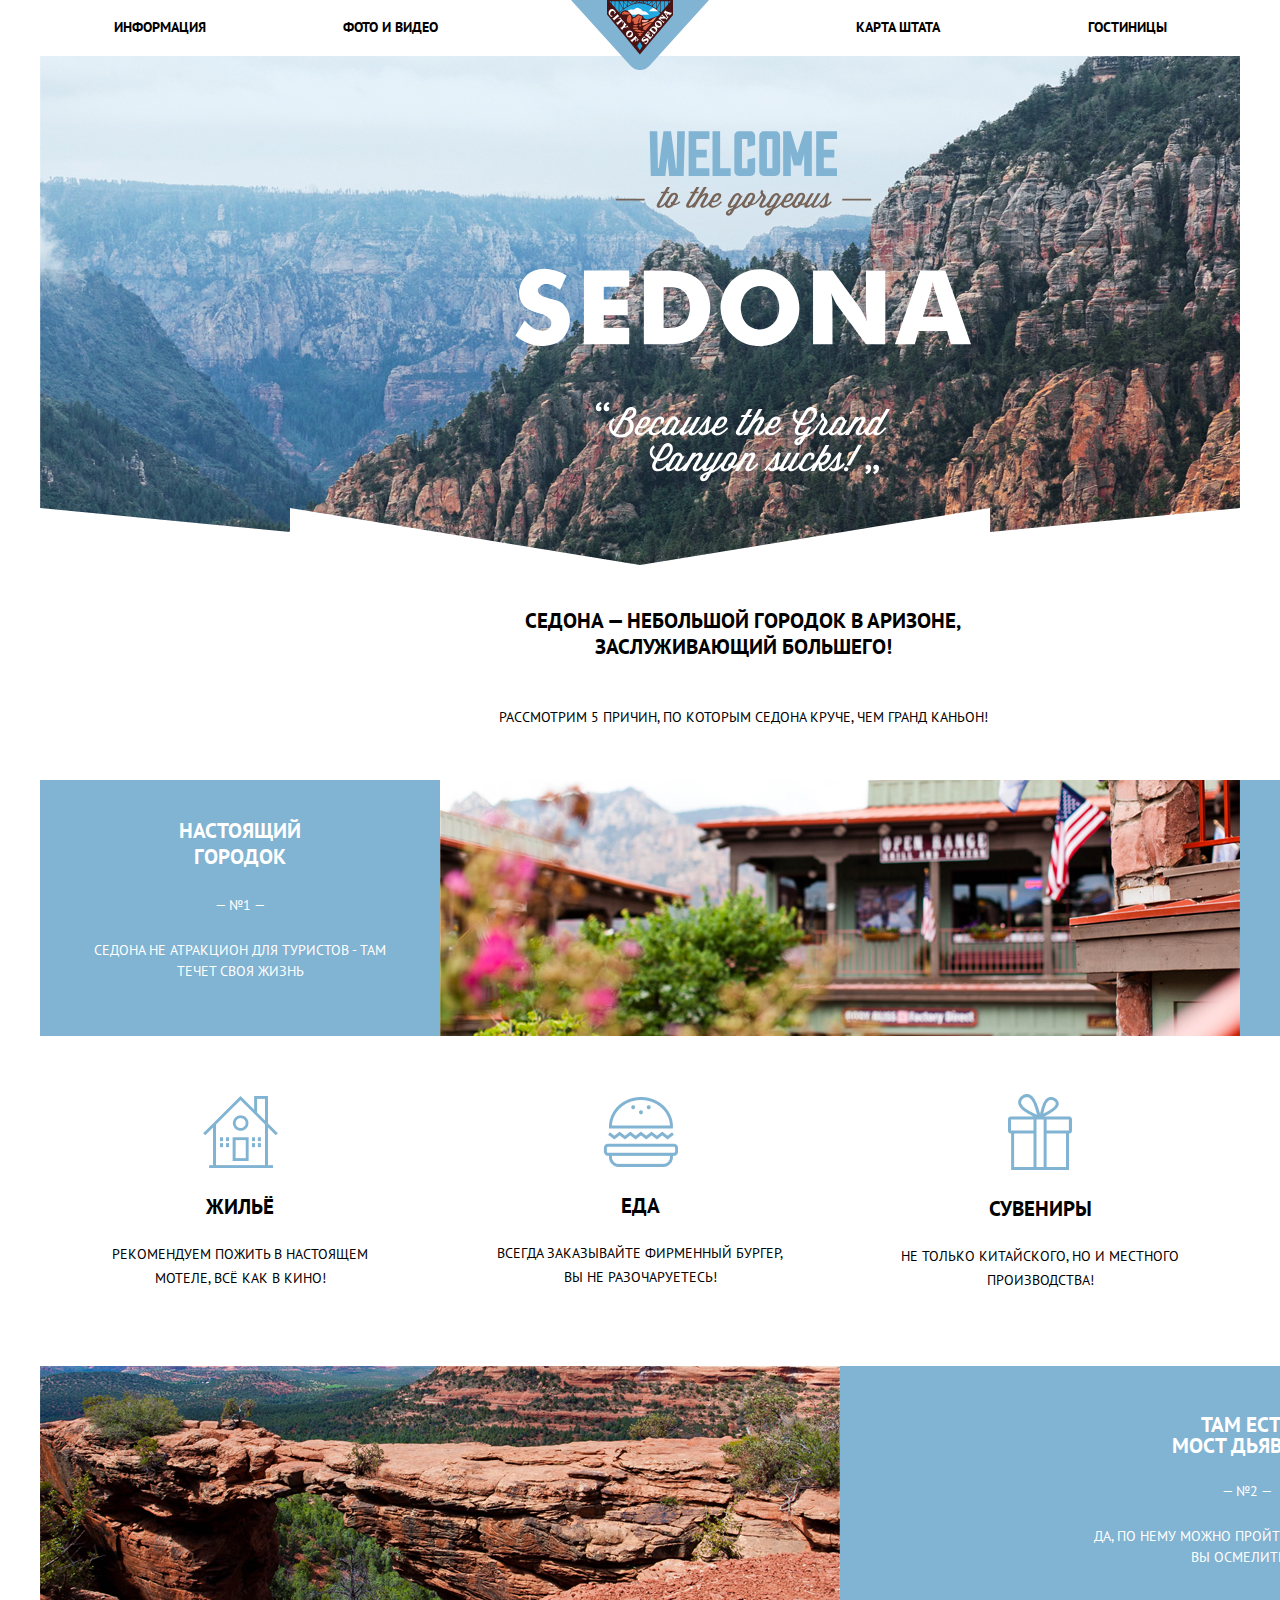
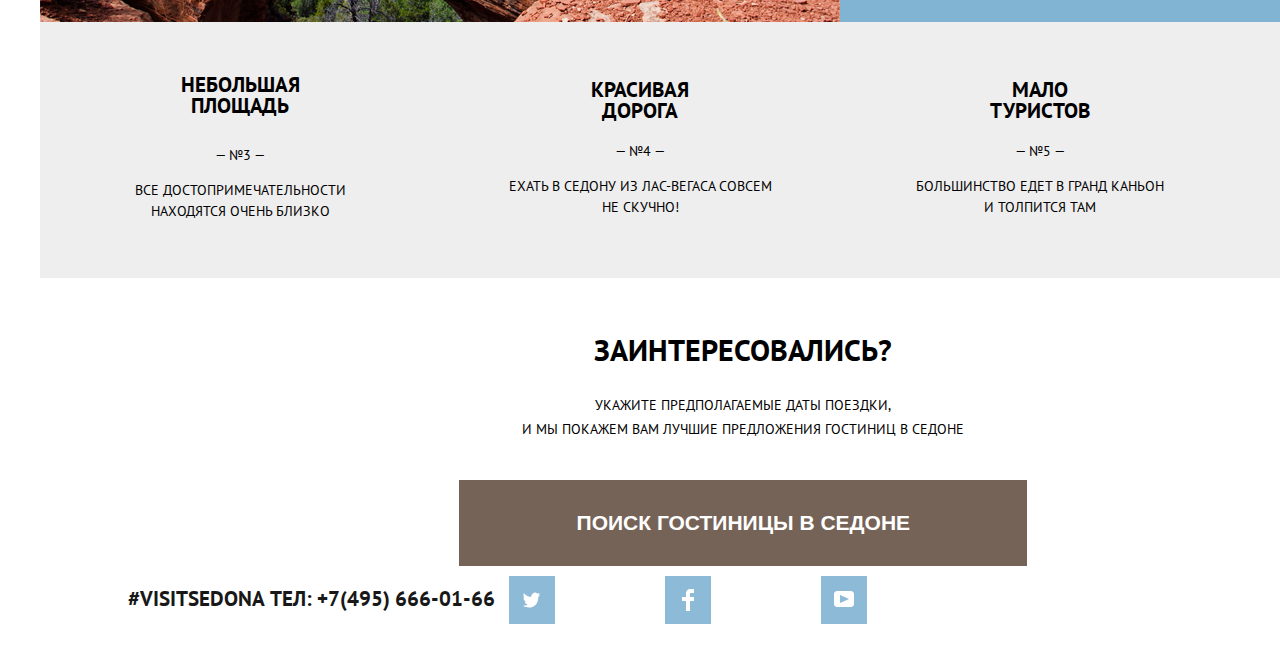
<file: index.html>
<!DOCTYPE html>
<html lang="ru">
    <head>
      <meta charset="utf-8">
      <link href="https://fonts.googleapis.com/css2?family=PT+Sans:wght@400;700&display=swap" rel="stylesheet"> 
      <link rel="stylesheet" href="css/me.css">
      <title>Седона</title>
    </head>
    <body>
  <header class="header">
    <nav>
      <img src="img/logo.svg" class="logo">
      <ul class="site-navigation">
        <li><a href="index.html">Информация</a></li>
        <li><a href="#" class="foto-video">Фото и Видео</a></li>
        <li><a href="#" class="map-state">Карта штата</a></li>
        <li><a href="hotels.html" class="hotel-header">Гостиницы</a></li>
      </ul>
    </nav>
  </header>
  <main>
      <h1 class="visually-hidden">СЕДОНА</h1>
    <section class="welcome">
      <img src="img/sedona-mountains.jpg" width="1200" height="509" class="sedona-m">
      <img src="img/welcome.svg" width='456.65px' height='350.88px' class="svg-welcome">
      <img src="img/Shape.png" width="1200" height="57" class="white-line">
      <h2 class="description">СЕДОНА — небольшой городок в Аризоне,<br> 
        заслуживающий большего!</h2>
    </section>
    <section class="advantages">
        <p class="sedona-best">Рассмотрим 5 причин, по которым Седона круче, чем гранд каньон!</p>
      <div class="reason">
        <h3 class="headers3">Настоящий<br> городок</h3> 
        <p class="reason-number">— №1 —</p> 
        <p class="reason-slogan">седона не атракцион для туристов - там<br>
        течет своя жизнь</p>
        <img src="img/photo-shop.jpg" width="800" height="256" alt="Фото лавки в городе и цветов" class="shop">
      </div>
      <ul class="eat-home-gift">
        <li>
          <img src="img/house.png" alt="дом" class="icon">
          <h3 class="headers2">ЖИЛЬЁ</h3>
          <p class="advantages-info2">Рекомендуем пожить в настоящем<br> 
            <span>мотеле, всё как в кино!</span></p>
        </li>
        <li>
          <img src="img/burger.png" alt="бургер" class="icon">
          <h3 class="headers2">ЕДА</h3>
          <p class="advantages-info2">Всегда заказывайте фирменный бургер,<br> 
            <span>вы не разочаруетесь!</span></p>
        </li>
        <li>
          <img src="img/gift.png" alt="подарок" class="icon">
          <h3 class="headers2">СУВЕНИРЫ</h3>
          <p class="advantages-info2">Не только китайского, но и местного<br>
            <span>производства!</span></p>
        </li>
      </ul>
    </section>
      <section class="advantages-grey">
        <div class="reason reason-most">
          <h3 class="headers3">Там есть <br>Мост дьявола</h3> 
          <p class="reason-number">— №2 —</p>
          <p class="reason-slogan">Да, по нему можно пройти! Если конечно<br>
            вы осмелитесь
          </p>
          <img src="img/devil-bridge.jpg" alt="Фото каньона">
        </div>
      <ul class="advantages-all">
        <li class="advantages-2">
          <h3 class="headers"> Небольшая<br> площадь</h3>
          <p class="reason-number2"><p>— №3 —</p>
          <p>все достопримечательности<br>
              находятся очень близко</p>
          </p>
        </li>
        <li class="advantages-2">
          <h3 class="headers"> Красивая <br>дорога</h3>
          <p class="reason-number2">— №4 —</p>
            <p>Ехать в седону из лас-вегаса совсем<br>
            не скучно!</p>
        </li>
        <li class="advantages-2">
          <h3 class="headers">мало<br>туристов</h3>
          <p class="reason-number2">— №5 —</p>
            <p>Большинство едет в гранд каньон<br>
              и толпится там</p>
          </p>
        </li>
      </ul>
    </section> 
    <section > 
      <h2 class="visually-hidden">Поиск гостинниц в Седоне</h2>
      <p class="interested">
        Заинтересовались?
      </p>
      <p class="traveldate">
        Укажите предполагаемые даты поездки, <br>и мы покажем вам лучшие предложения гостиниц в седоне
      </p>
      <button type="button" class="search-sedona">ПОИСК ГОСТИНИЦЫ В СЕДОНЕ</button>
    </section>
    <section class="sedona-search"> 
      <h2 class="visually-hidden">Карта Седоны</h2>
      <!-- <img src="" alt="карта"> -->
      <!-- Тут будет форма карты Седоны-->
    </section>
  </main>
    <footer class="footer"> 
      <section class="contact">
        <p class="heshteg">#visitSEDONA</p>
        <p class="number">ТЕЛ: +7(495) 666-01-66</p>
      </section>
        <ul  class="all-social">
          <li class="t"><img src="img/twitter.svg" width="17" height="17" alt="твиттер" class="social-t"></li>
          <li class="f"><img src="img/fb.svg" width="12" height="22" alt="фейсбук"  class="social-f"></li>
          <li class="y"><img src="img/y.svg" width="20" height="16" alt="ютуб"  class="social-y"></li>
        </ul> 
    </footer>
  </body>
</html>
</file>
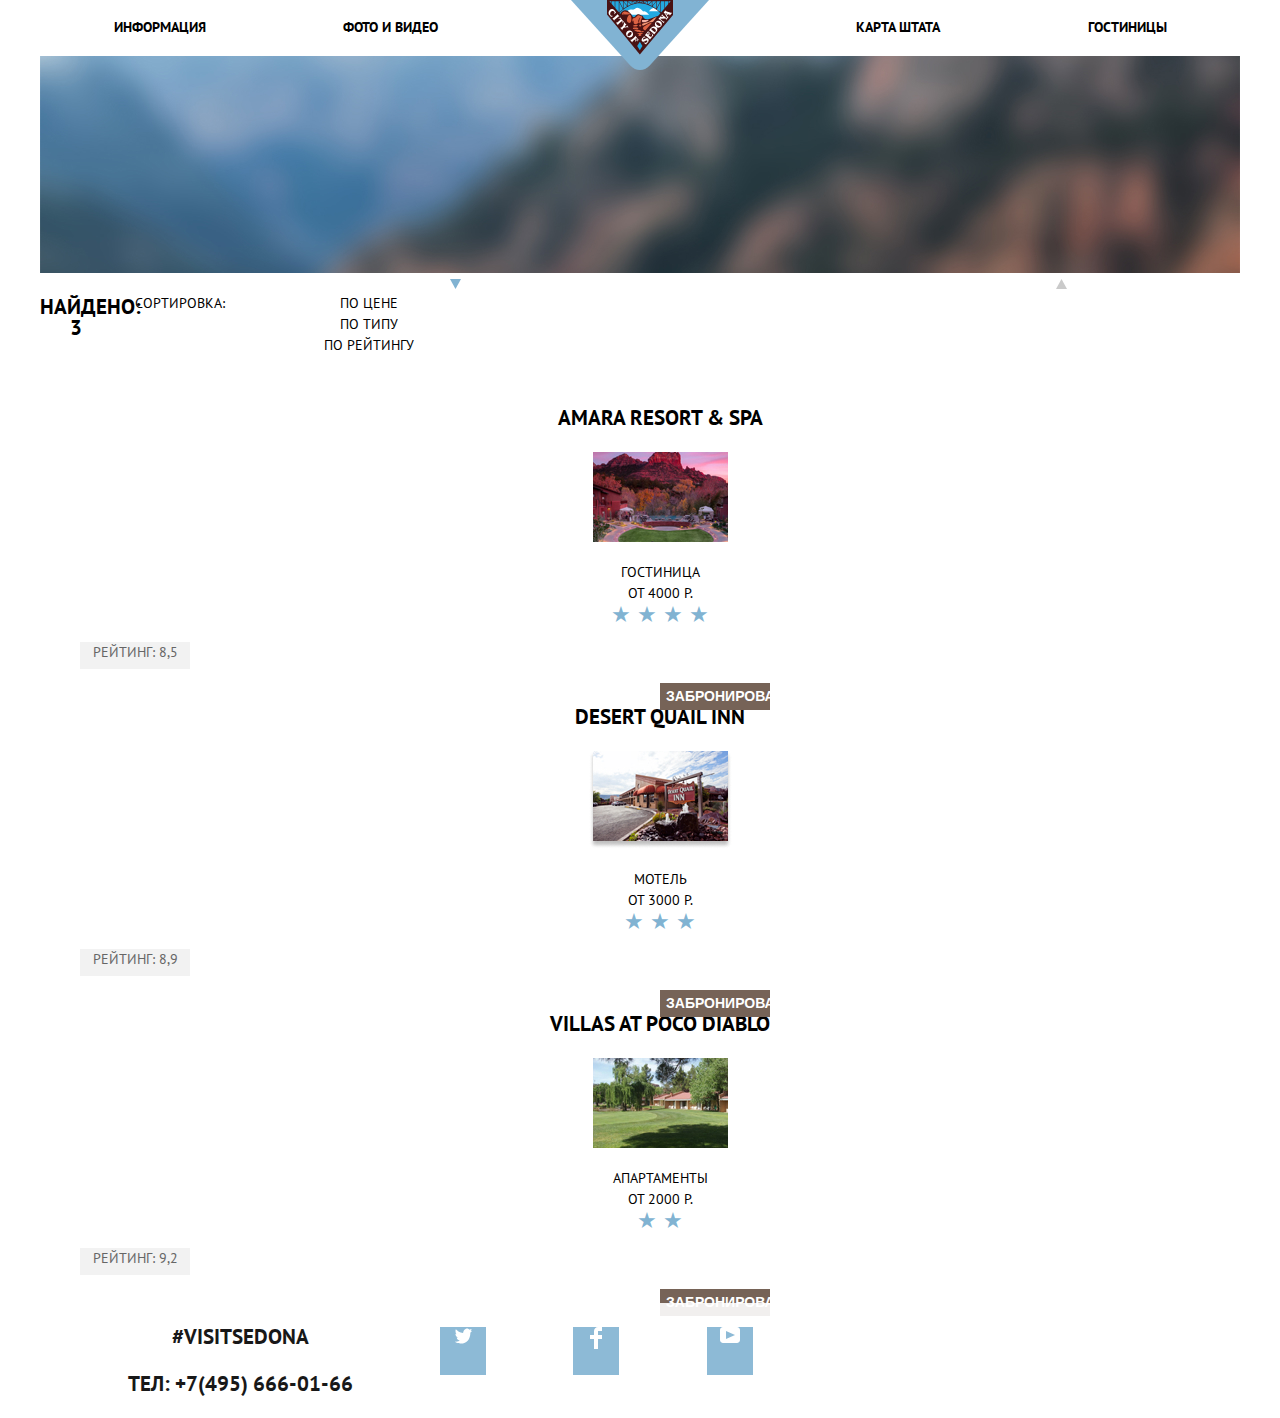
<file: hotels.html>
<!DOCTYPE html>
<html lang="ru">
    <head>
      <meta charset="utf-8">
      <link href="https://fonts.googleapis.com/css2?family=PT+Sans:wght@400;700&display=swap" rel="stylesheet"> 
      <link rel="stylesheet" href="css/me.css">
      <title>Гостиницы Седоны</title>
    </head>
    <body>
      <header class="header">
        <nav>
          <img src="img/logo.svg" class="logo">
          <ul class="site-navigation">
            <li><a href="index.html">Информация</a></li>
            <li><a href="#" class="foto-video">Фото и Видео</a></li>
            <li><a href="#" class="map-state">Карта штата</a></li>
            <li><a href="hotels.html" class="hotel-header">Гостиницы</a></li>
          </ul>
        </nav>
      </header>
    <main>
      <img src="img/background.jpg" width='1200' height='217'>
    <p class="visually-hidden">
      Фильтр гостиниц
    </p>
      <!-- Тут будет форма фильтра -->
      <section class="sort-2">
        <h2>Найдено: 3</h2>
        <p class="sort">Сортировка:</p>
      <ul>
        <li><a href="#" class="parameters">По цене</a></li>
        <li><a href="#" class="parameters">По типу</a></li>
        <li><a href="#" class="parameters">По рейтингу</a></li>
      </ul>
    <img src="img/icon-up-dir.svg" class="arrow" width="11" height="10">
    <img src="img/icon-down-dir.svg" class="arrow2" width="11" height="10" >
      </section>
      <section>
    <h2 class="visually-hidden">Список гостиниц</h2>
    <ul class="all-hotels">
     <li>
      <a href="blank.html">
      <h3 class="hotel-name">Amara Resort & Spa</h3>
      <img src="img/Layer 21.jpg" alt="«Amara Resort & Spa»">
      </a>
        <p>Гостиница<br>
        От 4000 Р.<br>
        <span class="star">&#9733; &#9733; &#9733; &#9733;</span>
        <p class="rating">Рейтинг: 8,5</p>
      </p>
        <button type="button" class="detail">Подробнее</button>
        <button type="button" class="book">Забронировать</button>
    </li>
    <li>
      <a href="blank.html">
      <h3 class="hotel-name">Desert Quail Inn</h3>
      <img src="img/Layer 89 copy.jpg" alt="«Desert Quail Inn»">
      </a>
        <p class="hotel-info">Мотель<br>
        От 3000 Р.<br>
        <span class="star">&#9733; &#9733; &#9733;</span>
        <p class="rating">Рейтинг: 8,9</p>
      </p>
        <button type="button" class="detail">ПОДРОБНЕЕ</button>
        <button type="button" class="book">Забронировать</button>
    </li>
    <li>
      <a href="blank.html">
      <h3 class="hotel-name">Villas at Poco Diablo</h3>
      <img src="img/Rectangle.jpg" alt="«Villas at Poco Diablo»">
      </a>
        <p>Апартаменты<br>
        От 2000 Р.<br>
        <span class="star">&#9733; &#9733;</span>
        <p class="rating">Рейтинг: 9,2</p>
      </p>
        <button type="button" class="detail">Подробнее</button>
        <button type="button" class="book">Забронировать</button>
    </li>
    </ul>
      </section>
    </main>
    <footer class="footer"> 
      <section class="contact">
        <p>#visitSEDONA</p>
        <p>ТЕЛ: +7(495) 666-01-66</p>
      </section>
        <ul  class="all-social">
          <li><img src="img/twitter.svg" width="17" height="17" alt="твиттер" class="social"></li>
          <li><img src="img/fb.svg" width="12" height="22" alt="фейсбук"  class="social"></li>
          <li><img src="img/y.svg" width="20" height="16" alt="ютуб"  class="social"></li>
        </ul> 
    </footer>
      </body>
    </html>
</file>
<file: css/me.css>
body {
    min-width: 960px; 
    width: 1200px; 
    margin: 0 auto; 
    padding: 0; 
    font-family: 'PT Sans', sans-serif;
    font-size: 14px; 
    line-height: 21px; 
    font-weight: normal; 
    color: var(--basic-black); 
    text-transform: uppercase; 
    background-color: var(--basic-white); 
    text-align: center; 
    
    
    display: grid;
    grid-template-columns: lfr;
    grid-template-rows: 56px lfr 120px;
}

.header {
  width: 1200px;
  height: 56px;
  background-color: var(--basic-white);
}

.header nav{
  display: grid;
  grid-template-columns: repeat(5, 1fr);
  grid-template-rows: 1fr;

}

.main {
  grid-template-columns: lfr 138px lfr;
}

:root { 
  --basic-white: #fff;
  --basic-black: #000;
  --basic-brown: #333;
  --basic-blue: #81B3D2;
  --basic-light-brown: #766357;
  --basic-grey: #EEEEEE;
  --basic-dark-brown: #604E43;
  --basic-very-dark-brown: #503E33;
  --basic--dark-blue: #669EC0;
  --basic-very-dark-blue: #5496BD;
  --basic-white-opacity: rgba(255, 255, 255, .3);
  --basic-grey2: #CACACA;
  --basic-dark-grey: #F2F2F2;
  --basic-very-dark-grey: #666666;
}

.visually-hidden {
  position: absolute;
  clip: rect(0 0 0 0);
  width: 1px;
  height: 1px;
  margin: -1px;
}

.site-navigation {
  font-size: 14px;
  line-height: 26px;
  font-weight: bold;
  color: var(--basic-black);
  list-style: none;
  padding: 0;
      
  grid-column: 1/-1;
  grid-row: 1/2;
  display: grid;
  text-decoration: none;
  grid-template-columns: repeat(5, 1fr);
  grid-template-rows: 1fr;
}

.site-navigation::before {
  content: "";
  grid-column: 3/4;
  grid-row: 1/2;
}

.header img {
  grid-row: 1/2;
  grid-column: 3/4;
  margin: 0 auto;

  z-index: 3;
}

.site-navigation a {
  color: var(--basic-black);
  text-decoration: none;
}
.site-navigation a:hover {
  color: var(--basic-blue);
}

.site-navigation a:active {
  color: var(--basic-black);
  opacity: .3;
}

.headers {
    font-size: 21px;
    line-height: 21px;
    background-color: var(--basic-grey);
    color: var(--basic-black);
    margin: 0;

    display: inline-block;
    margin-top: 10px;
    margin-bottom: 15px;
}

.headers2 {
  font-weight: bold;
  font-size: 21px;
  line-height: 21px;

  margin-bottom: 15px;
  margin-top: 10px;
}

.headers-2{
  font-weight: bold;
  font-size: 21px;
  line-height: 21px;
}

  .description {
    font-weight: bold;
    font-size: 21px;
    line-height: 26px;
    color: var(--basic-black);
    margin-top: 43px;
    margin-bottom: 0;


    display: grid;
    grid-column: 1/-1;

  }

  .advantages {
    font-size: 14px;
    line-height: 26px;
    color: var(--basic-black);
    list-style: none;
  }

 .reason {
    display: grid;
    grid-template-columns: 400px 1fr;
    grid-template-rows: 90px 70px 1fr;
    
    align-items: center;
    font-size: 21px;
    font-weight: bold;
    background: var(--basic-blue);
    color: var(--basic-white);
 }

 .reason img {
   grid-column: -1/-2;
   grid-row: 1/-1;
 }
 .reason h3 {
   margin: 0;
    align-self: end;
 }

 .reason-most {
   display: grid;
   grid-template-columns: 1fr 400px;
   grid-template-rows: 90px 70px 1fr;
 }

 .reason-most img {
   grid-row: 1/-1;
   grid-column: 1/2;
 }

 .reason-number {
    font-size: 14px;
    line-height: 21px;
    color: var(--basic-white);
    font-weight: normal;
    margin: 0;
    padding: 0;
 }

 .reason-slogan {
   align-self: start;
   margin: 0;
    font-size: 14px;
    line-height: 21px;
    color: var(--basic-white);
    font-weight: normal;
 }

  .advantages-2 {
    background: var(--basic-white);
    list-style: none;
    background-color: var(--basic-grey);
    margin: auto 0;

  }

  .advantages-info {
    font-size: 14px;
    line-height: 21px;
    color: var(--basic-brown);
  }

  .interested {
    font-weight: bold;
    font-size: 30px;
    line-height: 24px;
    color: var(--basic-black);

    display: inline-block;
    margin-top: 60px;
    margin-bottom: 17px;
  }

  .footer {
    background: var(--basic-white);
    opacity: 0.9;
    margin: 0;
    padding: 0;

    display: grid;
    grid-template-columns: 1fr 1fr 1fr;
    grid-template-rows: 1fr;
  }

  .footer p {
    grid-row: 1/-1;
    grid-columns: 1/2;
  }
 
  .footer li {
    grid-row: 2/3;
  }
  
  .contact {
    font-weight: bold;
    font-size: 21px;
    line-height: 26px;
  }

  .all-social {
    background: var(--basic-white);
    list-style: none;
    margin: 0;
    padding: 0;
    margin-bottom: 19px;

    display: grid;
  }

  .all-social li {
    width: 46px;
    height: 48px;
    background-color: var(--basic-blue);
  }

  .traveldate {
    font-weight: normal;
    font-size: 14px;
    line-height: 24px;
  }

  .button {
    background: var(--basic-blue);
    width: 458px;
    height: 58px;
    font-weight: bold;
    font-size: 21px;
    line-height: 26px;
    color: #fff;
    text-transform: uppercase;
  }

  .button button:hover {
    background-color: var(--basic--dark-blue);
    color: var(--basic-white);
  }

  .reason-number2 {
    font-size: 14px;
    line-height: 21px;
    color: var(--basic-black);
    background-color: var(--basic-grey);

    margin-top: 5px;
    margin-bottom: 5px;
  }

  .headers2 {
    background-color: var(--basic-white);
    color: var(--basic-black);
    font-size: 21px;
  }

  .advantages-info2 {
    background-color: var(--basic-white);
    font-size: 14px;
    line-height: 14px;

    margin-bottom: 42px;
    margin-top: 30px;
  }

  .advantages-grey {
    background-color: var(--basic-grey);
    list-style: none;
  }

  .headers3 {
    background-color: var(--basic-blue);
    color: var(--basic-white);
    font-size: 21px;

    display: inline-block;
    margin-top: 40px;
  }

  .sort {
    font-size: 14px;
    color: var(--basic-black);
  }

  .parameters {
    text-decoration: none;
    color: var(--basic-black);
  }

li {
    list-style: none;
  }

  .search-sedona {
    width: 568px;
    height: 86px;
    left: 356px;
    top: 2083px;
    background-color: var(--basic-light-brown);
    font-style: normal;
    font-weight: bold;
    font-size: 21px;
    color: var(--basic-white);
    border: none;

    display: inline-block;
    margin-top: 25px;
  }

  .search-sedona:hover {
    color: var(--basic-white);
    background-color: var(--basic-dark-brown);
  }

  .search-sedona:active {
    background-color: var(--basic-very-dark-brown);
    color: var(--basic-white-opacity);
  }

  .hotel-name {
    font-size: 21px;
    line-height: 26px;
    font-weight: bold;
    color: var(--basic-black);
    list-style: none;
  }

  a {
    text-decoration: none;
  }

  .hotel-info {
    font-size: 14px;
    color: var(--basic-black);
    line-height: 21px;
  }

  .detail {
    position: absolute;
    width: 110px;
    height: 27px;
    background-color: var(--basic-very-dark-blue);
    color: var(--basic-white);
    border: none;
    font-style: normal;
    font-weight: bold;
    font-size: 14px;
    line-height: 21px;
    text-transform: uppercase;
  }

  .book {
    position: absolute;
    width: 110px;
    height: 27px;
    background-color: var(--basic-light-brown);
    color: var(--basic-white);
    border: none;
    font-style: normal;
    font-weight: bold;
    font-size: 14px;
    line-height: 21px;
    text-transform: uppercase;
  }

  .welcome {
    display: grid;
    grid-template-rows: 1fr;
    grid-template-columns: 1fr 1fr 1fr;
  }

  .svg-welcome {
    z-index: 2;
    grid-row: 1/2;
    grid-column: 2/3;

    padding: 75px;
  }

  .sedona-m {
    z-index: 1;
    grid-row: 1/2;
    grid-column: 1/-1;
  }

  .eat-home-gift {
    width: 1200px;
    height: 330px;
    background-color: var(--basic-white);
    margin: 0;
    padding: 0;
    justify-content: center;
    align-items: center;
    
    
    display: grid;
    grid-template-columns: 1fr 1fr 1fr;
  }

  .advantages-all {
    width: 1200px;
    height: 256px;
    background-color: var(--basic-grey);
    margin: 0;
    padding: 0;
    
    display: grid;
    grid-template-columns: 1fr 1fr 1fr;
    grid-template-rows: 1fr;
    grid-column: 1/-1;
  }

  .star {
    color: var(--basic-blue);
    font-size: 22px;
  }

  .arrow {
    text-decoration: none;
    background: none;
    border: none;
    color: var(--basic-grey);
    font-size: 30px;

    display: grid;
    grid-column: -3/-1;
    grid-row: 1/-1;
  }

  .arrow2 {
    text-decoration: none;
    background: none;
    border: none;
    color: var(--basic-blue);
    font-size: 30px;
  }

.rating {
  width: 110px;
  height: 27px;
  background-color: var(--basic-dark-grey);
  color: var(--basic-very-dark-grey);
}

.all-hotels {
  display: grid;
  grid-template-columns: 72px 134 1fr 1fr 1fr 1fr 112px 72;
  grid-template-rows: 1fr;
}

.social-t {
  padding: 15px 10px;
}

.social-f {
  padding: 13px 15px;
}

.social-y {
  padding: 15px 10px;
}

.white-line {
  z-index: 3;
  grid-row: -1/-2;
  grid-column: 1/-1;
  
  width: 1200px;
  height: 57px;
  padding-top: 452px;
}

.sedona-best {
  margin-bottom: 50px;
  margin-top: 44px;
}

.eat-home-gift span {
  display: inline-block;
  padding-top: 10px;
}

.eat-home-gift img {
 margin-top: 20px;
 margin-bottom: 10px;
}

.foto-video {
  display: inline-block;
  margin-right: 20px;
}

.map-state {
  margin-left: 36px;
}

.hotel-header {
  margin-left: 15px;
}

.icon {
  display: inline-block;
  margin-bottom: 10px;
}

.heshteg {
  display: inline-block;
  margin-top: 20px;
  margin-left: 74px;
}

.number {
  display: inline-block;
  margin-bottom: 40px;
  margin-top: 0px;
}

.sort-2 {
  display: grid;
  grid-template-columns: 72px 136px repeat(4, 1fr) 112px 72px;
  grid-template-rows: 1fr;
  grid-row: 1/-1;
  grid-column: 2/-1;
}
</file>
